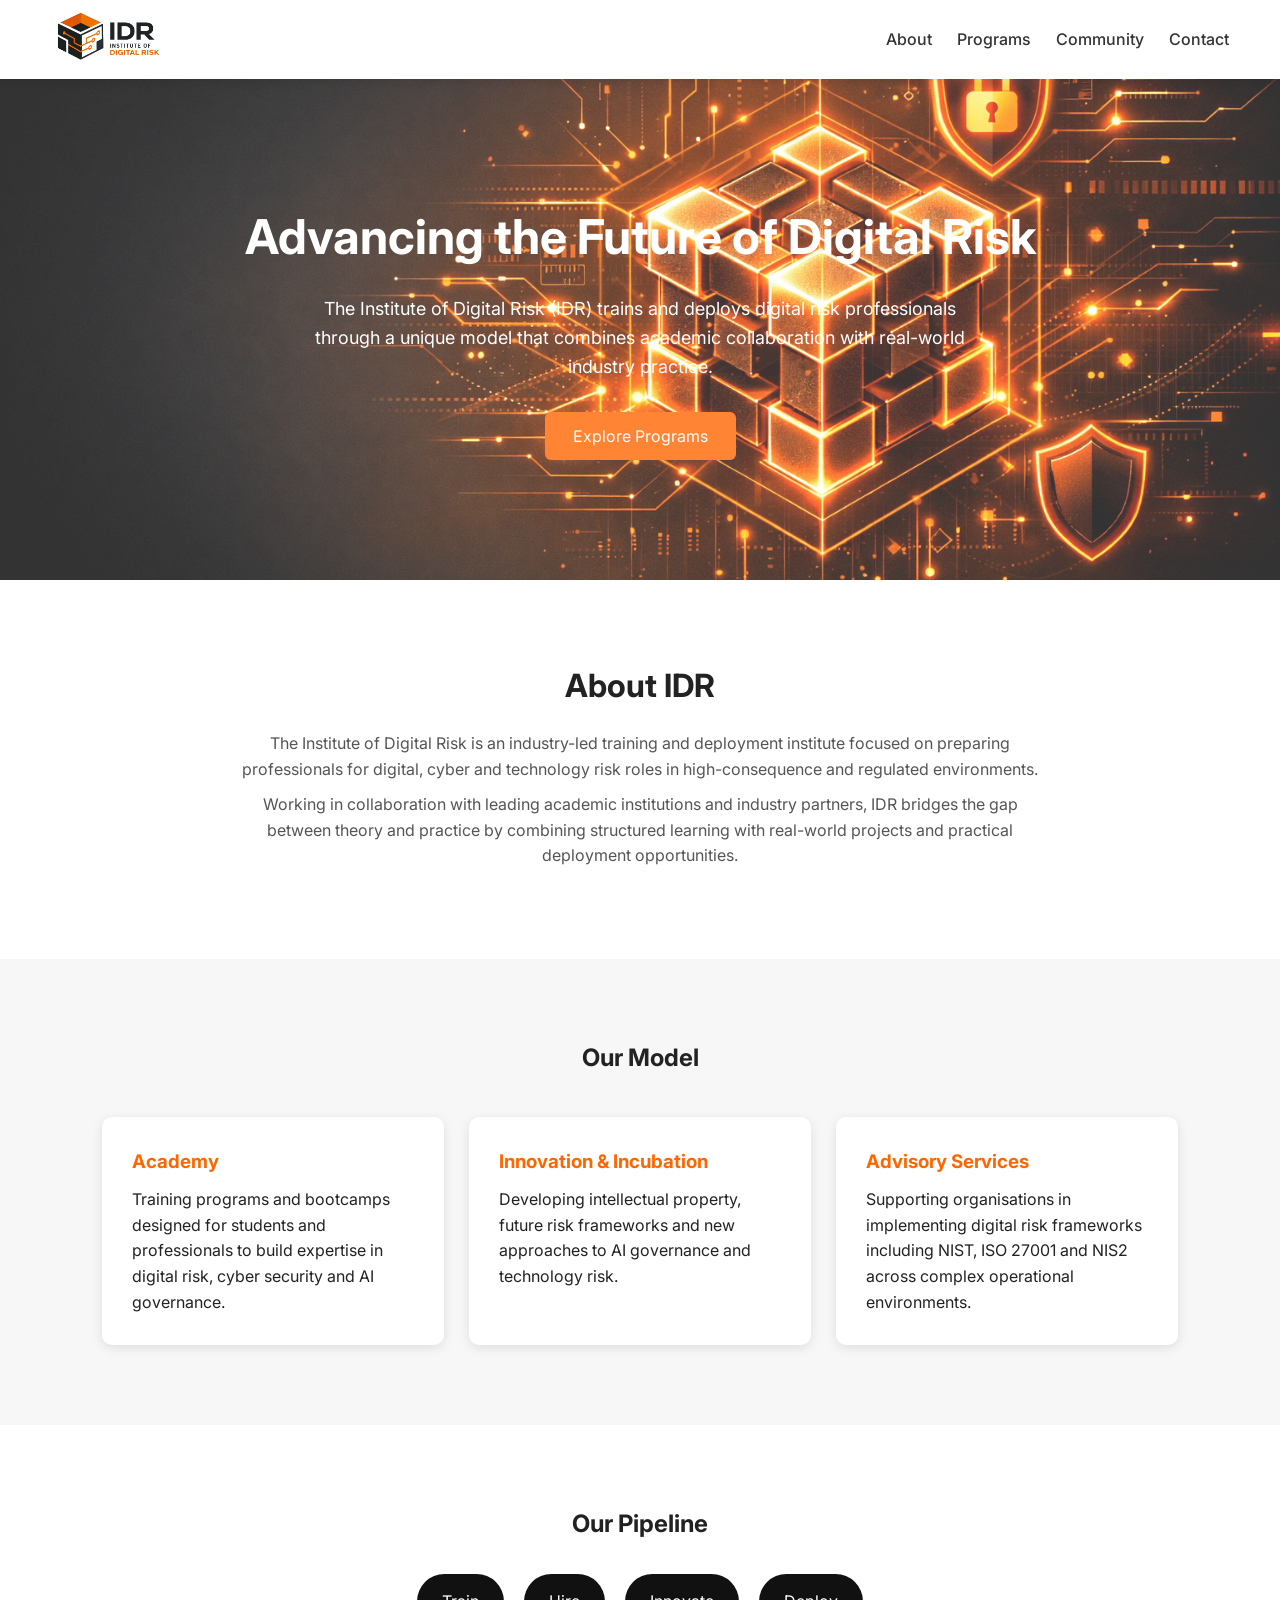
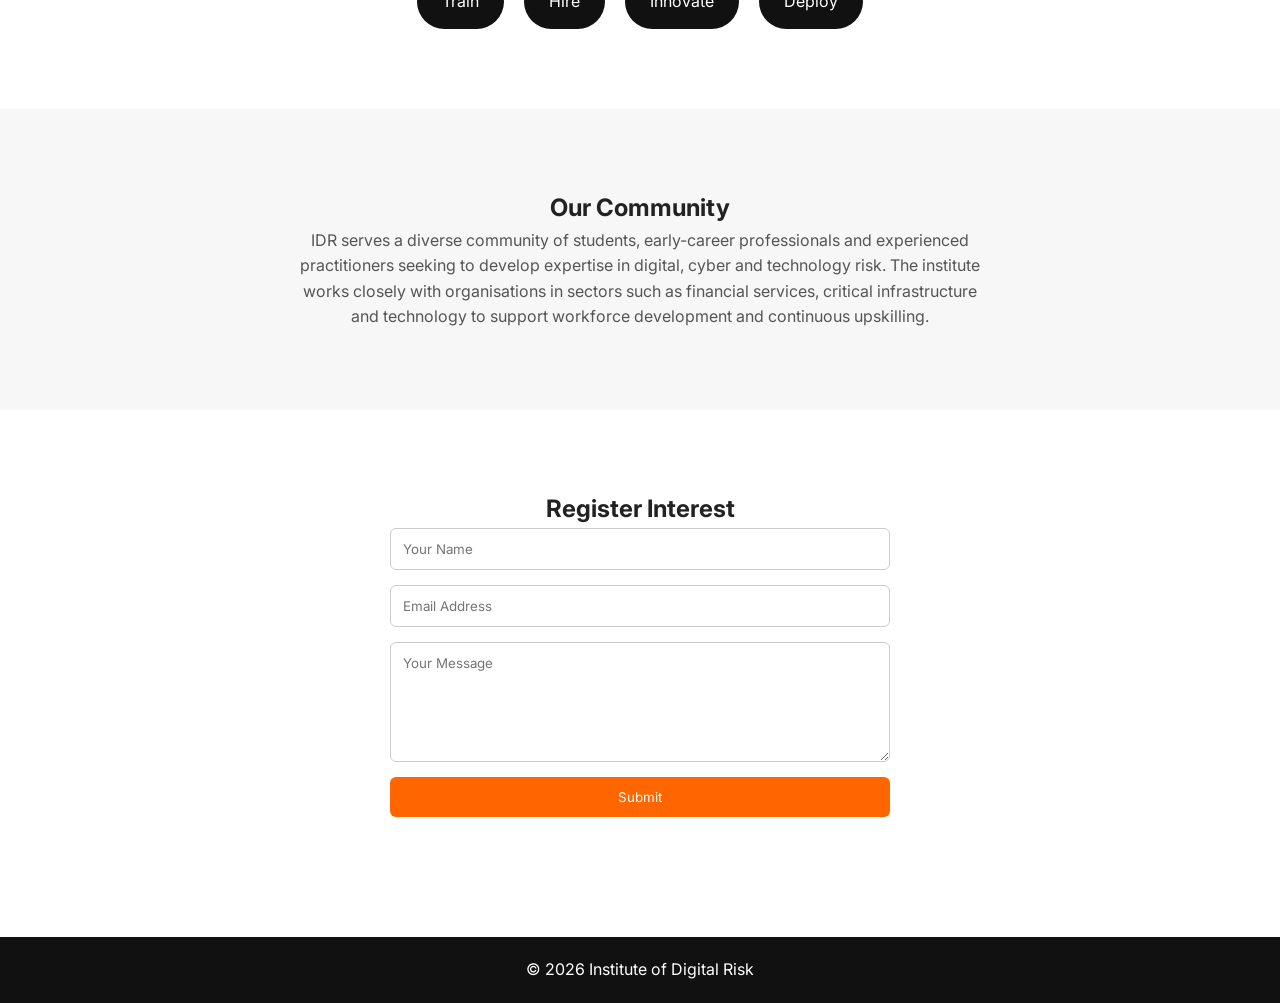
<file: index.html>
<!DOCTYPE html>
<html lang="en">
<head>
<meta charset="UTF-8">
<meta name="viewport" content="width=device-width, initial-scale=1.0">

<title>Institute of Digital Risk</title>
<Link rel="stylesheet" href="style.css"/>

<link href="https://fonts.googleapis.com/css2?family=Inter:wght@300;400;600;700&display=swap" rel="stylesheet">


</head>

<body>

<header>
<nav>

<div class="logo">
<img src="assets/Logo.png" alt="IDR">
</div>

<div class="menu-toggle" onclick="toggleMenu()">☰</div>

<ul id="nav-links">
<li><a href="#about">About</a></li>
<li><a href="#services">Programs</a></li>
<li><a href="#community">Community</a></li>
<li><a href="#contact">Contact</a></li>
</ul>

</nav>
</header>

<main>

<!-- HERO -->

<section class="hero">

<h1>Advancing the Future of Digital Risk</h1>

<p>
The Institute of Digital Risk (IDR) trains and deploys digital risk professionals
through a unique model that combines academic collaboration with real-world
industry practice.
</p>

<button onclick="scrollToSection()">Explore Programs</button>

</section>


<!-- ABOUT -->

<section id="about" class="about">

<h2>About IDR</h2>

<p>
The Institute of Digital Risk is an industry-led training and deployment institute
focused on preparing professionals for digital, cyber and technology risk roles in
high-consequence and regulated environments.
</p>

<p>
Working in collaboration with leading academic institutions and industry partners,
IDR bridges the gap between theory and practice by combining structured learning
with real-world projects and practical deployment opportunities.
</p>

</section>


<!-- SERVICES -->

<section id="services" class="services">

<h2>Our Model</h2>

<div class="service-grid">

<div class="card">
<h3>Academy</h3>
<p>
Training programs and bootcamps designed for students and professionals
to build expertise in digital risk, cyber security and AI governance.
</p>
</div>

<div class="card">
<h3>Innovation & Incubation</h3>
<p>
Developing intellectual property, future risk frameworks and new approaches
to AI governance and technology risk.
</p>
</div>

<div class="card">
<h3>Advisory Services</h3>
<p>
Supporting organisations in implementing digital risk frameworks including
NIST, ISO 27001 and NIS2 across complex operational environments.
</p>
</div>

</div>

</section>


<!-- PIPELINE -->

<section class="pipeline">

<h2>Our Pipeline</h2>

<div class="steps">
<div class="step">Train</div>
<div class="step">Hire</div>
<div class="step">Innovate</div>
<div class="step">Deploy</div>
</div>

</section>


<!-- COMMUNITY -->

<section id="community" class="community">

<h2>Our Community</h2>

<p>
IDR serves a diverse community of students, early-career professionals and
experienced practitioners seeking to develop expertise in digital, cyber and
technology risk. The institute works closely with organisations in sectors such as
financial services, critical infrastructure and technology to support workforce
development and continuous upskilling.
</p>

</section>


<!-- CONTACT -->

<section id="contact" class="contact">

<h2>Register Interest</h2>

<form>

<input type="text" placeholder="Your Name" required>

<input type="email" placeholder="Email Address" required>

<textarea placeholder="Your Message"></textarea>

<button type="submit">Submit</button>

</form>

</section>

</main>

<footer>
<p>© 2026 Institute of Digital Risk</p>
</footer>


<script>

function scrollToSection(){
document.getElementById("services").scrollIntoView({
behavior:"smooth"
})
}

function toggleMenu(){
document.getElementById("nav-links").classList.toggle("active");
}

</script>

</body>
</html>
</file>
<file: style.css>
*{
margin:0;
padding:0;
box-sizing:border-box;
font-family:'Inter',sans-serif;
scroll-behavior:smooth;
}

body{
line-height:1.6;
color:#222;
}

/* NAVBAR */

header{
position:sticky;
top:0;
background:white;
box-shadow:0 2px 10px rgba(0,0,0,0.1);
z-index:1000;
}

nav{
display:flex;
justify-content:space-between;
align-items:center;
padding:8px 4%;
}

.menu-toggle{
display:none;
font-size:28px;
cursor:pointer;
}

nav ul{
display:flex;
list-style:none;
gap:25px;
}

/* Mobile */

@media (max-width:768px){

.menu-toggle{
display:block;
}

nav ul{
position:absolute;
top:70px;
left:0;
width:100%;
background:white;
flex-direction:column;
align-items:center;
gap:20px;
padding:20px 0;
display:none;
}

nav ul.active{
display:flex;
}

}



.logo img{
height:55px;
width:auto;
}



nav a{
text-decoration:none;
color:#333;
font-weight:500;
}

nav a:hover{
color:#ff6600;
}

/* HERO */

.hero{
background: url("assets/Hero.png") center/cover no-repeat;
color:white;
padding:120px 8%;
text-align:center;
opacity: 0.8;
}

@media (max-width:768px){

.hero{
background: url("assets/Hero_phone.png") center/cover no-repeat;
}

}

.hero h1{
font-size:48px;
margin-bottom:20px;
opacity:0;
animation:fadeUp 1s ease forwards;
}

.hero p{
max-width:650px;
margin:auto;
font-size:18px;
opacity:0;
animation:fadeUp 1s ease forwards;
animation-delay:0.4s;
}


@keyframes fadeUp{
from{
opacity:0;
transform:translateY(30px);
}
to{
opacity:1;
transform:translateY(0);
}
}

.hero button{
margin-top:30px;
padding:14px 28px;
border:none;
background:#ff6600;
color:white;
font-size:16px;
cursor:pointer;
border-radius:6px;
}

.hero button:hover{
background:#e05500;
}

/* ABOUT */

.about{
padding:80px 8%;
text-align:center;
}

.about h2{
font-size:32px;
margin-bottom:20px;
}

.about p{
max-width:800px;
margin:auto;
margin-bottom:10px;
color:#555;
}

/* SERVICES */

.services{
background:#f7f7f7;
padding:80px 8%;
}

.services h2{
text-align:center;
margin-bottom:40px;
}

.service-grid{
display:grid;
grid-template-columns:repeat(auto-fit,minmax(250px,1fr));
gap:25px;
}

.card{
background:white;
padding:30px;
border-radius:10px;
box-shadow:0 3px 12px rgba(0,0,0,0.1);
transition:0.3s;
}

.card:hover{
transform:translateY(-5px);
}

.card h3{
margin-bottom:10px;
color:#ff6600;
}

/* PIPELINE */

.pipeline{
padding:80px 8%;
text-align:center;
}

.steps{
display:flex;
flex-wrap:wrap;
justify-content:center;
gap:20px;
margin-top:30px;
}

.step{
background:#111;
color:white;
padding:15px 25px;
border-radius:30px;
}

/* COMMUNITY */

.community{
background:#f7f7f7;
padding:80px 8%;
text-align:center;
}

.community p{
max-width:700px;
margin:auto;
color:#555;
}

/* CONTACT */

.contact{
padding:80px 8%;
text-align:center;
}

.contact form{
max-width:500px;
margin:auto;
display:flex;
flex-direction:column;
gap:15px;
}

input,textarea{
padding:12px;
border:1px solid #ccc;
border-radius:6px;
}

textarea{
min-height:120px;
}

.contact button{
background:#ff6600;
color:white;
border:none;
padding:12px;
border-radius:6px;
cursor:pointer;
}

.contact button:hover{
background:#e05500;
}

/* FOOTER */

footer{
background:#111;
color:white;
text-align:center;
padding:20px;
margin-top:40px;
}

/* MOBILE */

@media(max-width:768px){

.hero h1{
font-size:32px;
}


}
</file>
